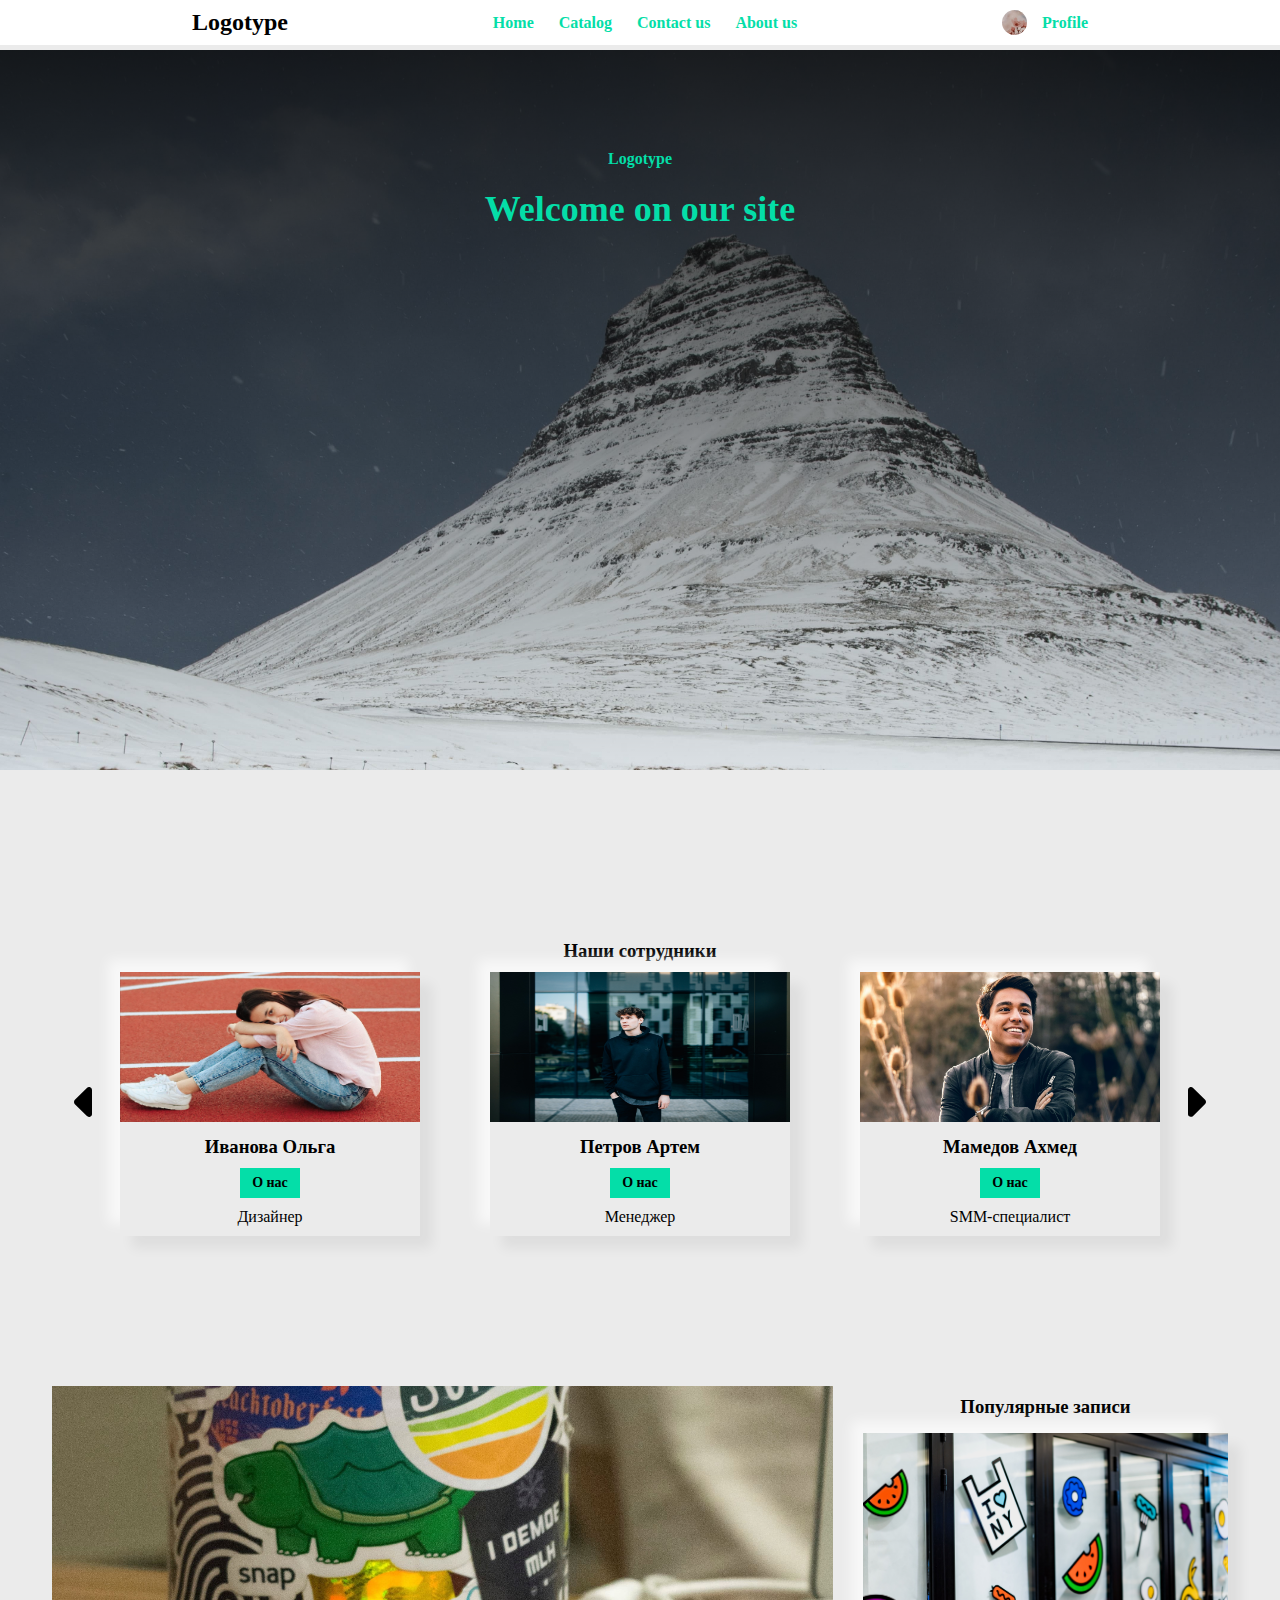
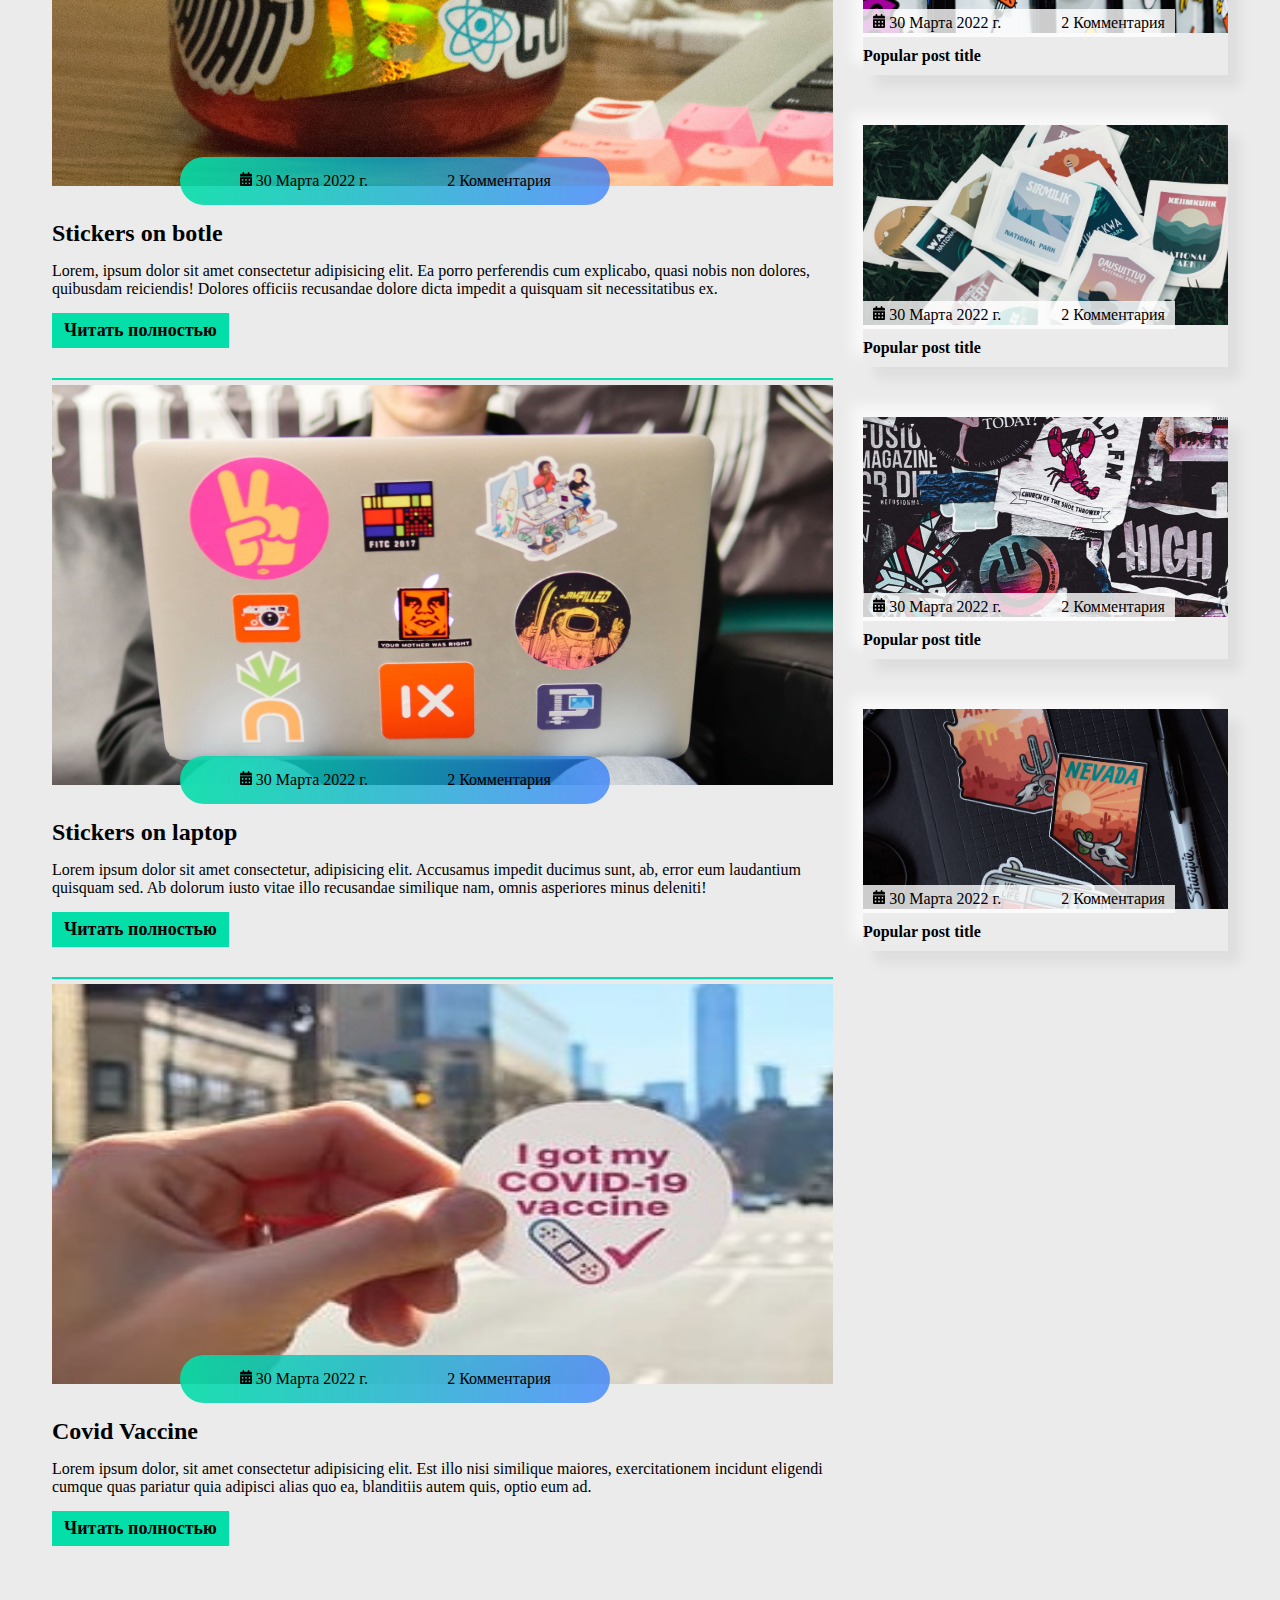
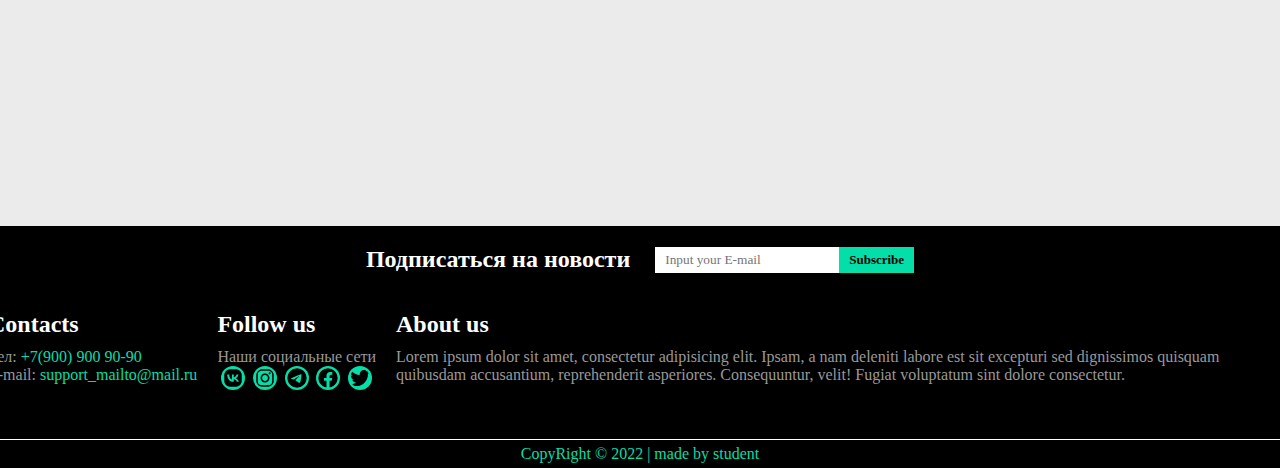
<file: index.html>
<!DOCTYPE html>
<html>
<head>
	<title>Магазин для предприятия</title>
	<link rel="stylesheet" href="style.css">
</head>
<body>
	<!--------------- Шапка сайта --------------->
	<header>
		<div class="nav">
			<h2>Logotype</h2>
			<ul>
				<li><a href="index.html">Home</a></li>
				<li><a href="catalog.html">Catalog</a></li>
				<li><a href="notfound.html">Contact us</a></li>
				<li><a href="notfound.html">About us</a></li>
			</ul>
			<div class="prof">
				<a href="profile.html"><div class="photo"><img src="images\profile.jpg" width="50px" height="50px"></div></a>
				<a href="profile.html">Profile</a>
			</div>	
		</div>
	</header>

	<!--------------- Рекламный баннер --------------->
	<section class="poster">
		<div class="poster_text">
			<h4>Logotype</h4>
			<h1>Welcome on our site</h1>
		</div>
	</section>
	<main>
		<!--------------- Контент главной страницы --------------->
		<section class="home">
			<!--------------- Слайдер с сотрудниками --------------->
			<h3>Наши сотрудники</h3>
			<div class="slider">
				<button class="arrow"><img src="icons\left.svg" width="48px" height="48px"></button>
				<div class="cards">
					<!--------------- Сотрудник 1 --------------->
					<div class="card">
						<div class="card_image">
							<img src="images\sotrud1.jpg" width="300px" height="150px">
						</div>
						<h3>Иванова Ольга</h3>
						<button>О нас</button>
						<p>Дизайнер</p>
					</div>
					<!--------------- Сотрудник 2 --------------->
					<div class="card">
						<div class="card_image">
							<img src="images\sotrud2.jpg" width="300px" height="150px">
						</div>
						<h3>Петров Артем</h3>
						<button>О нас</button>
						<p>Менеджер</p>
					</div>
					<!--------------- Сотрудник 3 --------------->
					<div class="card">
						<div class="card_image">
							<img src="images\sotrud3.jpg" width="300px" height="150px">
						</div>
						<h3>Мамедов Ахмед</h3>
						<button>О нас</button>
						<p>SMM-специалист</p>
					</div>
				</div>
				<button class="arrow"><img src="icons\right.svg" width="48px" height="48px"></button>
			</div>
			<!--------------- Посты на главной странице --------------->
			<div class="news">
				<!--------------- Недавние посты (БОЛЬШИЕ) --------------->
				<div class="big">
					<!--------------- Пост 1 --------------->
					<div class="post">
						<div class="post_image">
							<div style="overflow: hidden;">
								<img src="images\post1.jpg" width="730px" height="400px">
							</div>
							<div class="post_date">
								<span><img src="icons\calendar.svg" width="14px" height="14px">  30 Марта 2022 г.</span>
								<span>2 Комментария</span>
							</div>
						</div>
						<div class="post_info">
							<h2>Stickers on botle</h2>
							<p>Lorem, ipsum dolor sit amet consectetur adipisicing elit. Ea porro perferendis cum explicabo, quasi nobis non dolores, quibusdam reiciendis! Dolores officiis recusandae dolore dicta impedit a quisquam sit necessitatibus ex.</p>
							<button>Читать полностью</button>
						</div>
					</div>
					<hr>
					<!--------------- Пост 2 --------------->
					<div class="post">
						<div class="post_image">
							<div style="overflow: hidden;">
								<img src="images\post2.jpg" width="730px" height="400px">
							</div>
							<div class="post_date">
								<span><img src="icons\calendar.svg" width="14px" height="14px">  30 Марта 2022 г.</span>
								<span>2 Комментария</span>
							</div>
						</div>
						<div class="post_info">
							<h2>Stickers on laptop</h2>
							<p>Lorem ipsum dolor sit amet consectetur, adipisicing elit. Accusamus impedit ducimus sunt, ab, error eum laudantium quisquam sed. Ab dolorum iusto vitae illo recusandae similique nam, omnis asperiores minus deleniti!</p>
							<button>Читать полностью</button>
						</div>
					</div>
					<hr>
					<!--------------- Пост 3 --------------->
					<div class="post">
						<div class="post_image">
							<div style="overflow: hidden;">
								<img src="images\post3.jpg" width="730px" height="400px">
							</div>
							<div class="post_date">
								<span><img src="icons\calendar.svg" width="14px" height="14px">  30 Марта 2022 г.</span>
								<span>2 Комментария</span>
							</div>
						</div>
						<div class="post_info">
							<h2>Covid Vaccine</h2>
							<p>Lorem ipsum dolor, sit amet consectetur adipisicing elit. Est illo nisi similique maiores, exercitationem incidunt eligendi cumque quas pariatur quia adipisci alias quo ea, blanditiis autem quis, optio eum ad.</p>
							<button>Читать полностью</button>
						</div>
					</div>
				</div>
				<!--------------- Популярные посты (МАЛЕНЬКИЕ) --------------->
				<div class="small">
					<h3>Популярные записи</h3>
					<div class="popup_posts">
						<!--------------- Популярный пост 1 --------------->
						<div class="popup">
							<div class="post_image">
								<div style="overflow: hidden;">
									<img src="images\popup1.jpg" width="350px" height="200px">
								</div>
								<div class="popup_date">
									<span><img src="icons\calendar.svg" width="14px" height="14px">  30 Марта 2022 г.</span>
									<span>2 Комментария</span>
								</div>
							</div>
							<h4>Popular post title</h4>
						</div>
						<!--------------- Популярный пост 2 --------------->
						<div class="popup">
							<div class="post_image">
								<div style="overflow: hidden;">
									<img src="images\popup2.jpg" width="350px" height="200px">
								</div>
								<div class="popup_date">
									<span><img src="icons\calendar.svg" width="14px" height="14px">  30 Марта 2022 г.</span>
									<span>2 Комментария</span>
								</div>
							</div>
							<h4>Popular post title</h4>
						</div>
						<!--------------- Популярный пост 3 --------------->
						<div class="popup">
							<div class="post_image">
								<div style="overflow: hidden;">
									<img src="images\popup3.jpg" width="350px" height="200px">
								</div>
								<div class="popup_date">
									<span><img src="icons\calendar.svg" width="14px" height="14px">  30 Марта 2022 г.</span>
									<span>2 Комментария</span>
								</div>
							</div>
							<h4>Popular post title</h4>
						</div>
						<!--------------- Популярный пост 4 --------------->
						<div class="popup">
							<div class="post_image">
								<div style="overflow: hidden;">
									<img src="images\popup4.jpg" width="350px" height="200px">
								</div>
								<div class="popup_date">
									<span><img src="icons\calendar.svg" width="14px" height="14px">  30 Марта 2022 г.</span>
									<span>2 Комментария</span>
								</div>
							</div>
							<h4>Popular post title</h4>
						</div>
					</div>
				</div>
			</div>
		</section>
	</main>

	<!--------------- Подвал страницы --------------->
	<footer>
		<div class="follow">
			<h2>Подписаться на новости</h2>
			<input type="text" placeholder="Input your E-mail">
			<button>Subscribe</button>
		</div>
		<div class="footer_up">
			<div class="contacts">
				<h2>Contacts</h2>
				<p>Тел: <a href="notfound.html">+7(900) 900 90-90</a></p>
				<p>E-mail: <a href="notfound.html">support_mailto@mail.ru</a></p>
			</div>
			<div class="socials">
				<h2>Follow us</h2>
				<p>Наши социальные сети</p>
				<div class="soc_icons">
					<a href="https://vk.com/" target="_blank"><img src="icons\vk.svg" width="20px" height="20px"></a>
					<a href="https://www.instagram.com" target="_blank"><img src="icons\instagram.svg" width="20px" height="20px"></a>
					<a href="https://web.telegram.org/" target="_blank"><img src="icons\telegram.svg" width="20px" height="20px"></a>
					<a href="https://facebook.com/" target="_blank"><img src="icons\facebook.svg" width="20px" height="20px"></a>
					<a href="https://twitter.com/" target="_blank"><img src="icons\twitter.svg" width="20px" height="20px"></a>
				</div>
			</div>
			<div class="about">
				<h2>About us</h2>
				<p>Lorem ipsum dolor sit amet, consectetur adipisicing elit. Ipsam, a nam deleniti labore est sit excepturi sed dignissimos quisquam quibusdam accusantium, reprehenderit asperiores. Consequuntur, velit! Fugiat voluptatum sint dolore consectetur.</p>
			</div>
		</div>
		<div class="footer_down">
			<p>CopyRight © 2022 | made by student</p>	
		</div>
	</footer>
</body>
</html>
</file>
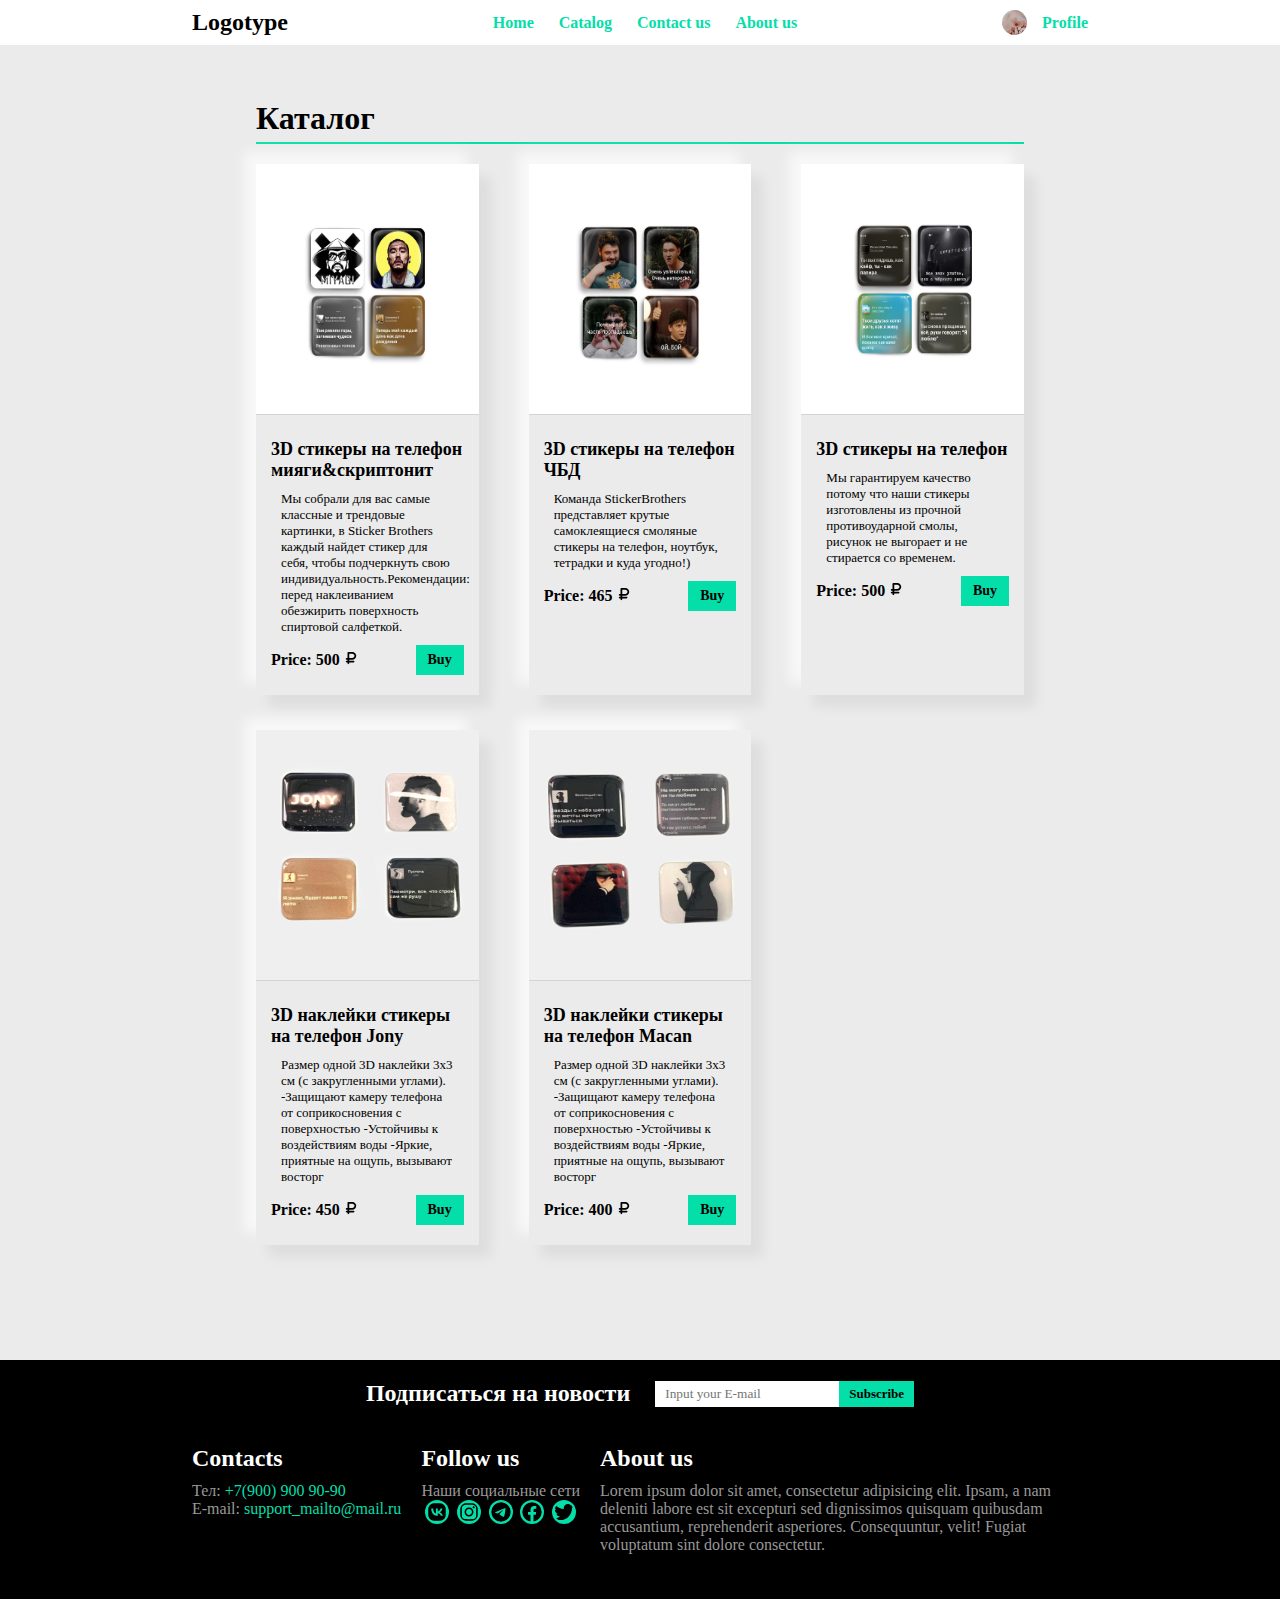
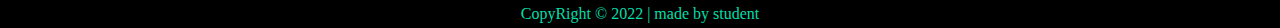
<file: catalog.html>
<!DOCTYPE html>
<html>
<head>
	<title>Каталог</title>
	<link rel="stylesheet" href="style.css">
</head>
<body>
	<!--------------- Шапка сайта --------------->
	<header>
		<div class="nav">
			<h2>Logotype</h2>
			<ul>
				<li><a href="index.html">Home</a></li>
				<li><a href="catalog.html">Catalog</a></li>
				<li><a href="notfound.html">Contact us</a></li>
				<li><a href="notfound.html">About us</a></li>
			</ul>
			<div class="prof">
				<a href="profile.html"><div class="photo"><img src="images\profile.jpg" width="50px" height="50px"></div></a>
				<a href="profile.html">Profile</a>
			</div>	
		</div>
	</header>

	<!--------------- Наполнение страницы --------------->
	<main>
		<section class="catalog">
			<h1>Каталог</h1>
			<hr>
			<div class="catalog_block">
				<!--------------- Товар 1й --------------->
				<div class="item">
					<div class="image">
						<img src="images\1.jpg" width="300px" height="250px">
					</div>
					<div class="item_info">
						<h2>3D стикеры на телефон мияги&скриптонит</h2>
						<p>
							Мы собрали для вас самые классные и трендовые картинки, в Sticker Brothers каждый найдет стикер для себя, чтобы подчеркнуть свою индивидуальность.Рекомендации: перед наклеиванием обезжирить поверхность спиртовой салфеткой.
						</p>
						<div class="product_control">
							<p>Price: 500 <img src="icons\ruble.svg" width="14px" height="14px"></p>
							<button>Buy</button>
						</div>
					</div>
				</div>
				<!--------------- Товар 2й --------------->
				<div class="item">
					<div class="image">
						<img src="images\2.jpg" width="300px" height="250px">
					</div>
					<div class="item_info">
						<h2>3D стикеры на телефон ЧБД</h2>
						<p>
							Команда StickerBrothers представляет крутые самоклеящиеся смоляные стикеры на телефон, ноутбук, тетрадки и куда угодно!)
						</p>
						<div class="product_control">
							<p>Price: 465 <img src="icons\ruble.svg" width="14px" height="14px"></p>
							<button>Buy</button>
						</div>
					</div>
				</div>
				<!--------------- Товар 3й --------------->
				<div class="item">
					<div class="image">
						<img src="images\3.jpg" width="300px" height="250px">
					</div>
					<div class="item_info">
						<h2>3D стикеры на телефон</h2>
						<p>
							Мы гарантируем качество потому что наши стикеры изготовлены из прочной противоударной смолы, рисунок не выгорает и не стирается со временем.
						</p>
						<div class="product_control">
							<p>Price: 500 <img src="icons\ruble.svg" width="14px" height="14px"></p>
							<button>Buy</button>
						</div>
					</div>
				</div>
				<!--------------- Товар 4й --------------->
				<div class="item">
					<div class="image">
						<img src="images\4.jpg" width="300px" height="250px">
					</div>
					<div class="item_info">
						<h2>3D наклейки стикеры на телефон Jony</h2>
						<p>
							Размер одной 3D наклейки 3х3 см (с закругленными углами).
							 -Защищают камеру телефона от соприкосновения с поверхностью
							 -Устойчивы к воздействиям воды
							 -Яркие, приятные на ощупь, вызывают восторг
						</p>
						<div class="product_control">
							<p>Price: 450 <img src="icons\ruble.svg" width="14px" height="14px"></p>
							<button>Buy</button>
						</div>
					</div>
				</div>
				<!--------------- Товар 5й --------------->
				<div class="item">
					<div class="image">
						<img src="images\5.jpg" width="300px" height="250px">
					</div>
					<div class="item_info">
						<h2>3D наклейки стикеры на телефон Macan</h2>
						<p>
							Размер одной 3D наклейки 3х3 см (с закругленными углами).
							 -Защищают камеру телефона от соприкосновения с поверхностью
							 -Устойчивы к воздействиям воды
							 -Яркие, приятные на ощупь, вызывают восторг
						</p>	
						<div class="product_control">
							<p>Price: 400 <img src="icons\ruble.svg" width="14px" height="14px"></p>
							<button>Buy</button>
						</div>
					</div>
				</div>
			</div>
		</section>
	</main>

	<!--------------- Подвал страницы --------------->
	<footer>
		<div class="follow">
			<h2>Подписаться на новости</h2>
			<input type="text" placeholder="Input your E-mail">
			<button>Subscribe</button>
		</div>
		<div class="footer_up">
			<div class="contacts">
				<h2>Contacts</h2>
				<p>Тел: <a href="#">+7(900) 900 90-90</a></p>
				<p>E-mail: <a href="#">support_mailto@mail.ru</a></p>
			</div>
			<div class="socials">
				<h2>Follow us</h2>
				<p>Наши социальные сети</p>
				<div class="soc_icons">
					<a href="https://vk.com/" target="_blank"><img src="icons\vk.svg" width="20px" height="20px"></a>
					<a href="https://www.instagram.com" target="_blank"><img src="icons\instagram.svg" width="20px" height="20px"></a>
					<a href="https://web.telegram.org/" target="_blank"><img src="icons\telegram.svg" width="20px" height="20px"></a>
					<a href="https://facebook.com/" target="_blank"><img src="icons\facebook.svg" width="20px" height="20px"></a>
					<a href="https://twitter.com/" target="_blank"><img src="icons\twitter.svg" width="20px" height="20px"></a>
				</div> 
			</div>
			<div class="about">
				<h2>About us</h2>
				<p>Lorem ipsum dolor sit amet, consectetur adipisicing elit. Ipsam, a nam deleniti labore est sit excepturi sed dignissimos quisquam quibusdam accusantium, reprehenderit asperiores. Consequuntur, velit! Fugiat voluptatum sint dolore consectetur.</p>
			</div>
		</div>
		<div class="footer_down">
			<p>CopyRight © 2022 | made by student</p>	
		</div>
	</footer>
</body>
</html>
</file>
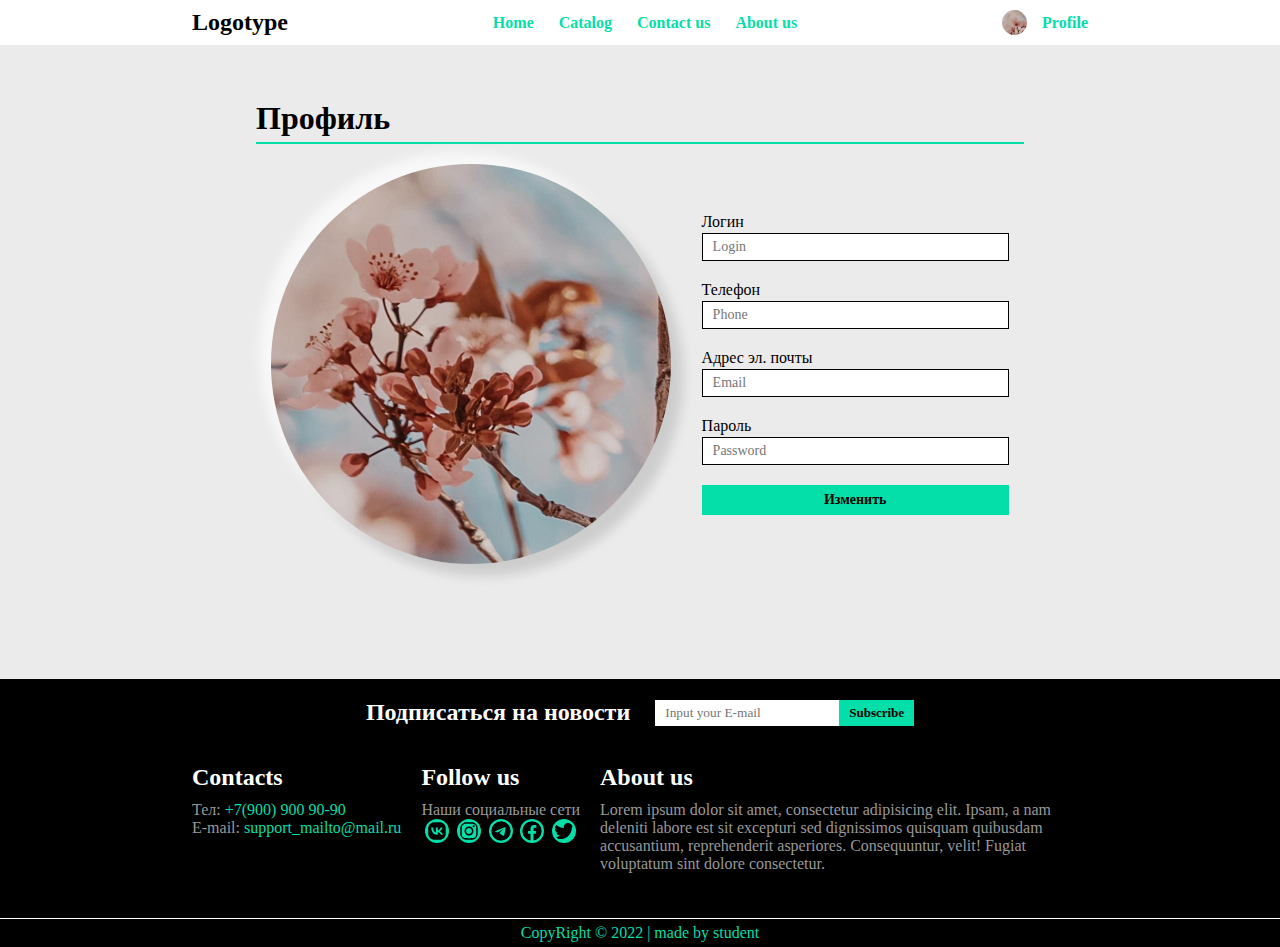
<file: profile.html>
<!DOCTYPE html>
<html>
<head>
	<title>Ваш профиль</title>	
	<link rel="stylesheet" href="style.css">		<!--------------- Подключение стилей --------------->
</head>
<body>
	<!--------------- Шапка сайта --------------->
	<header>
		<div class="nav">
			<h2>Logotype</h2>
			<ul>
				<li><a href="index.html">Home</a></li>
				<li><a href="catalog.html">Catalog</a></li>
				<li><a href="notfound.html">Contact us</a></li>
				<li><a href="notfound.html">About us</a></li>
			</ul>
			<div class="prof">
				<a href="profile.html"><div class="photo"><img src="images\profile.jpg" width="50px" height="50px"></div></a>
				<a href="profile.html">Profile</a>
			</div>	
		</div>
	</header>

	<!--------------- Наполнение страницы --------------->
	<main>
		<section class="profile">
			<h1>Профиль</h1>
			<hr>
			<div class="profile_info">
				<!--------------- Фотография профиля --------------->
				<div class="profile_photo">
					<img src="images\profile.jpg" width="400px" height="400px">
				</div>
				<!--------------- Информация профиля --------------->
				<div class="info">
					<label>Логин</label>
					<input type="text" placeholder="Login">
					<label>Телефон</label>
					<input type="text" placeholder="Phone">
					<label>Адрес эл. почты</label>
					<input type="text" placeholder="Email">
					<label>Пароль</label>
					<input type="password" placeholder="Password">
					<button>Изменить</button>
				</div>
			</div>
		</section>
	</main>

	<!--------------- Подвал страницы --------------->
	<footer>
		<div class="follow">
			<h2>Подписаться на новости</h2>
			<input type="text" placeholder="Input your E-mail">
			<button>Subscribe</button>
		</div>
		<div class="footer_up">
			<div class="contacts">
				<h2>Contacts</h2>
				<p>Тел: <a href="#">+7(900) 900 90-90</a></p>
				<p>E-mail: <a href="#">support_mailto@mail.ru</a></p>
			</div>
			<div class="socials">
				<h2>Follow us</h2>
				<p>Наши социальные сети</p>
				<div class="soc_icons">
					<a href="https://vk.com/" target="_blank"><img src="icons\vk.svg" width="20px" height="20px"></a>
					<a href="https://www.instagram.com" target="_blank"><img src="icons\instagram.svg" width="20px" height="20px"></a>
					<a href="https://web.telegram.org/" target="_blank"><img src="icons\telegram.svg" width="20px" height="20px"></a>
					<a href="https://facebook.com/" target="_blank"><img src="icons\facebook.svg" width="20px" height="20px"></a>
					<a href="https://twitter.com/" target="_blank"><img src="icons\twitter.svg" width="20px" height="20px"></a>
				</div>
			</div>
			<div class="about">
				<h2>About us</h2>
				<p>Lorem ipsum dolor sit amet, consectetur adipisicing elit. Ipsam, a nam deleniti labore est sit excepturi sed dignissimos quisquam quibusdam accusantium, reprehenderit asperiores. Consequuntur, velit! Fugiat voluptatum sint dolore consectetur.</p>
			</div>
		</div>
		<div class="footer_down">
			<p>CopyRight © 2022 | made by student</p>	
		</div>
	</footer>
</body>
</html>
</file>
<file: style.css>
* {
	padding: 0;
	margin: 0;
	font-family: 'Tahoma';
	text-decoration: none;
	list-style-type: none;
	outline: none;
}
a {
	color: #04DEA8;
}
hr {
	margin: 5px 0;
	border: none;
	color: #04DEA8;
	background-color: #04DEA8;
	height: 2px;
}
button {
	padding: 5px 10px;
	font-size: 14px;
	font-weight: bold;
	background-color: #04DEA8;
	border: 2px solid #04DEA8;
	border-radius: 0;
	transition: .5s;
}
button:hover {
	background-color: transparent;
}
button:active {
	box-shadow: 5px 8px 10px 2px rgba(34, 60, 80, 0.2) inset;
	border: 2px solid rgba(4, 222, 168, 0.5);
	color: #04DEA8;
}

body {
	display: grid;
	grid-template-rows: min-content 1fr min-content;
	grid-template-columns: 1fr;
	justify-content: center;
	min-height: 100vh;
	background-color: #EBEBEB;
}

header {
	width: 100%;
	left: 0;
	top: 0;
	position: fixed;
	background-color: white;
	z-index: 1000;
	font-weight: bold;
}
.nav {
	padding: 1vh 15vw;
	display: flex;
	justify-content: space-between;
	align-items: center;
}
ul {
	display: flex;
}
ul > li > a {
	text-decoration: none;
	background-image: linear-gradient(90deg, blueviolet, #04DEA8);
	background-position: 0% 100%;
	background-repeat: no-repeat;
	background-size: 0% 2px;
	transition: background-size .3s;
}
ul > li > a:hover {
	background-size: 100% 2px;
}
ul > li + li {
	margin-left: 25px;
}
.prof {
	display: flex;
	align-items: center;
}
.photo {
	width: 25px;
	height: 25px;
	margin-right: 15px;
	border-radius: 50%;
	overflow: hidden;
}


footer {
	margin-top: auto;
	display: flex;
	flex-direction: column;
	background-color: black;
	color: #999;
}
footer h2 {
	color: white;
	margin-bottom: 10px;
}
.follow {
	padding: 20px 0;
	display: flex;
	justify-content: center;
	align-items: center;
}
.follow h2 {
	margin: 0 25px 0 0;
}
.follow input {
	padding: 5px 10px;
	border: none;
}
.follow button {
	padding: 5px 10px;
	background-color: #04DEA8;
	color: black;
	font-weight: bold;
	font-size: small;
	border: none;
}
.footer_up {
	margin: 2vh 15vw 5vh 15vw;
	display: grid;
	grid-template-columns: repeat(2, auto) 1fr;
	column-gap: 20px;
	justify-items: center;
}
.footer_down {
	padding: 5px 0;
	width: 100%;
	border-top: 1px solid white;
	text-align: center;
	color: #04DEA8;
}
.soc_icons {
	width: 100%;
	display: flex;
	justify-content: space-around;
}
.soc_icons img {
	padding: 2px;
	border-radius: 50%;
	background-color: #04DEA8;
	transition: .3s;
}
.soc_icons img:hover {
	background-color: white;
}


main {
	padding: 0 20vw;
	margin: 100px 0;
}
main h1 {
	font-family: 'Verdana';
}





/* ------------- PAGE: PROFILE ------------- */

.profile {
	display: flex;
	flex-direction: column;
}
.profile_info {
	margin: 15px 0;
	display: flex;
	flex-direction: row;
	justify-content: space-around;
}
.profile_photo {
	width: 400px;
	height: 400px;
	border-radius: 50%;
	box-shadow: -12px -12px 12px 0 rgba(255, 255, 255, 0.65), 12px 12px 12px 0 rgba(0, 0, 0, 0.13);
	overflow: hidden;
}
.profile_photo img {
	transition: 1.2s;
}
.profile_photo img:hover {
	transform: scale(1.12);
}
.info {
	display: flex;
	flex-direction: column;
	justify-content: center;
	width: 40%;
}
.info label {
	margin-bottom: 2px;
}
.info input {
	padding: 5px 10px;
	margin-bottom: 20px;
	font-size: 14px;
	border: 1px solid black;
}
.info input:focus {
	border: 1px solid #04DEA8;
	box-shadow: -12px -12px 12px 0 rgba(255, 255, 255, 0.65), 12px 12px 12px 0 rgba(0, 0, 0, 0.06);
}



/* ------------- PAGE: CATALOG ------------- */
.catalog {
	display: flex;
	flex-direction: column;
}
.catalog_block {
	margin: 15px 0;
	display: grid;
	grid-template-columns: repeat(3, 1fr);
	grid-gap: 50px;
	grid-row-gap: 35px;
}
.item {
	box-shadow: -12px -12px 12px 0 rgba(255, 255, 255, 0.65), 12px 12px 12px 0 rgba(0, 0, 0, 0.06);
	overflow: hidden;
	transition: .5s;
}
.item:hover {
	transform: translateY(-5px);
}
.item .image {
	overflow: hidden;
}
.item .image img {
	width: 100%;
	border-bottom: 1px solid lightgray;
}
.item .item_info {
	padding: 0 15px;
	margin: 20px 0;
}
.item .item_info h2 {
	font-size: 18px
}
.item .item_info p {
	margin: 10px;
	font-size: 13px;
}
.item .product_control {
	display: flex;
	justify-content: space-between;
	align-items: center;
}
.item .product_control p {
	margin: 0;
	font-weight: bold;
	font-size: 16px;
}



/* ------------- PAGE: HOME ------------- */

.poster {
	margin: 50px 0;
	width: 100%;
	height: 720px;
	background-image: url('images/banner.jpg');
	background-repeat: no-repeat;
	background-size: 100%;

	display: flex;
	flex-direction: column;
	align-items: center;
	color: #04DEA8;
	text-align: center;
}
.poster_text {
	width: 100%;
	height: 100%;
	padding: 100px 0;
	background: linear-gradient(to bottom, rgba(0, 0, 0, 0.8), transparent);
}
.poster_text h4 {
	margin-bottom: 20px;
}
.poster_text h1 {
	font-size: 36px;
}


.home {
	margin: 20px 0;
}
.home h3 {
	text-align: center;
	margin: 10px 0;
}
.home .cards {
	display: grid;
	grid-template-columns: repeat(3, 1fr);
	grid-gap: 70px;
}
.card {
	display: flex;
	flex-direction: column;
	align-items: center;
	box-shadow: -12px -12px 12px 0 rgba(255, 255, 255, 0.65), 12px 12px 12px 0 rgba(0, 0, 0, 0.06);
	transition: .5s;
}
.card:hover {
	transform: translateY(-5px);
}
.card_image {
	overflow: hidden;
}
.card h3, .card p {
	margin: 10px 0;
}
.slider {
	display: flex;
}
.slider button.arrow {
	border: none;
	background: transparent;
}


.news .post_image {
	position: relative;
}
.news img {
	width: 100%;
	transition: 1s;
}
.news img:hover {
	transform: scale(1.2);
}
.news {
	margin: 150px auto;
	display: grid;
	grid-template-columns: 1fr auto;
	grid-gap: 30px;
}
.news .post_date {
	padding: 15px 20px;
	margin: -15px auto;
	position: absolute;
	width: 50%;
	left: 10vw;
	bottom: 0%;
	display: flex;
	justify-content: space-around;
	background-image: linear-gradient(to right, rgba(4, 222, 168, 0.9), rgba(40, 120, 255, 0.7));
	border-radius: 30px;
}
.post_date img, .popup_date img {
	width: auto;
}
.news .post_info {
	margin: 30px 0;
}
.news .post_info p {
	margin: 15px 0;
}
.news .post_info button {
	font-weight: bold;
	font-size: 18px;
}

.news .small h3 {
	margin-bottom: 15px;
	text-align: center;
}
.news .popup_posts {
	display: grid;
	grid-row-gap: 50px;
}
.popup_posts .popup {
	box-shadow: -12px -12px 12px 0 rgba(255, 255, 255, 0.65), 12px 12px 12px 0 rgba(0, 0, 0, 0.06);
}
.news .popup_date {
	padding: 5px 10px;
	position: absolute;
	width: 80%;
	left: 0;
	bottom: 0%;
	display: flex;
	justify-content: space-between;
	background-color: rgba(255, 255, 255, 0.8);
}
.popup h4 {
	margin: 10px 0;
}
</file>
